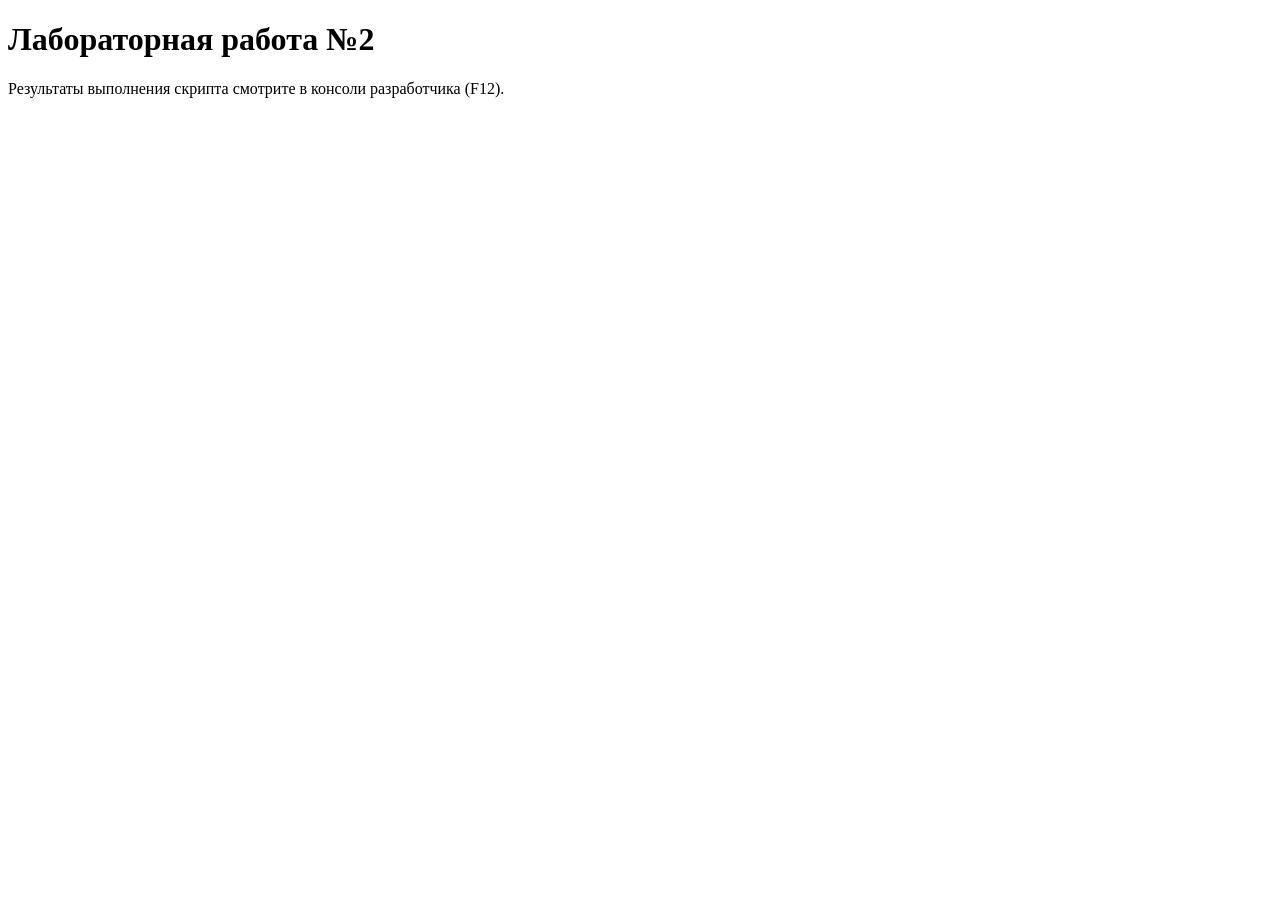
<file: lab2/index.html>
<!DOCTYPE html>
<html lang="en">
<head>
    <meta charset="UTF-8">
    <meta name="viewport" content="width=device-width, initial-scale=1.0">
    <title>Lab 2: Transaction Analysis</title>
    <script src="main.js"></script>
</head>
<body>
    <h1>Лабораторная работа №2</h1>
    <p>Результаты выполнения скрипта смотрите в консоли разработчика (F12).</p>
</body>
</html>
</file>
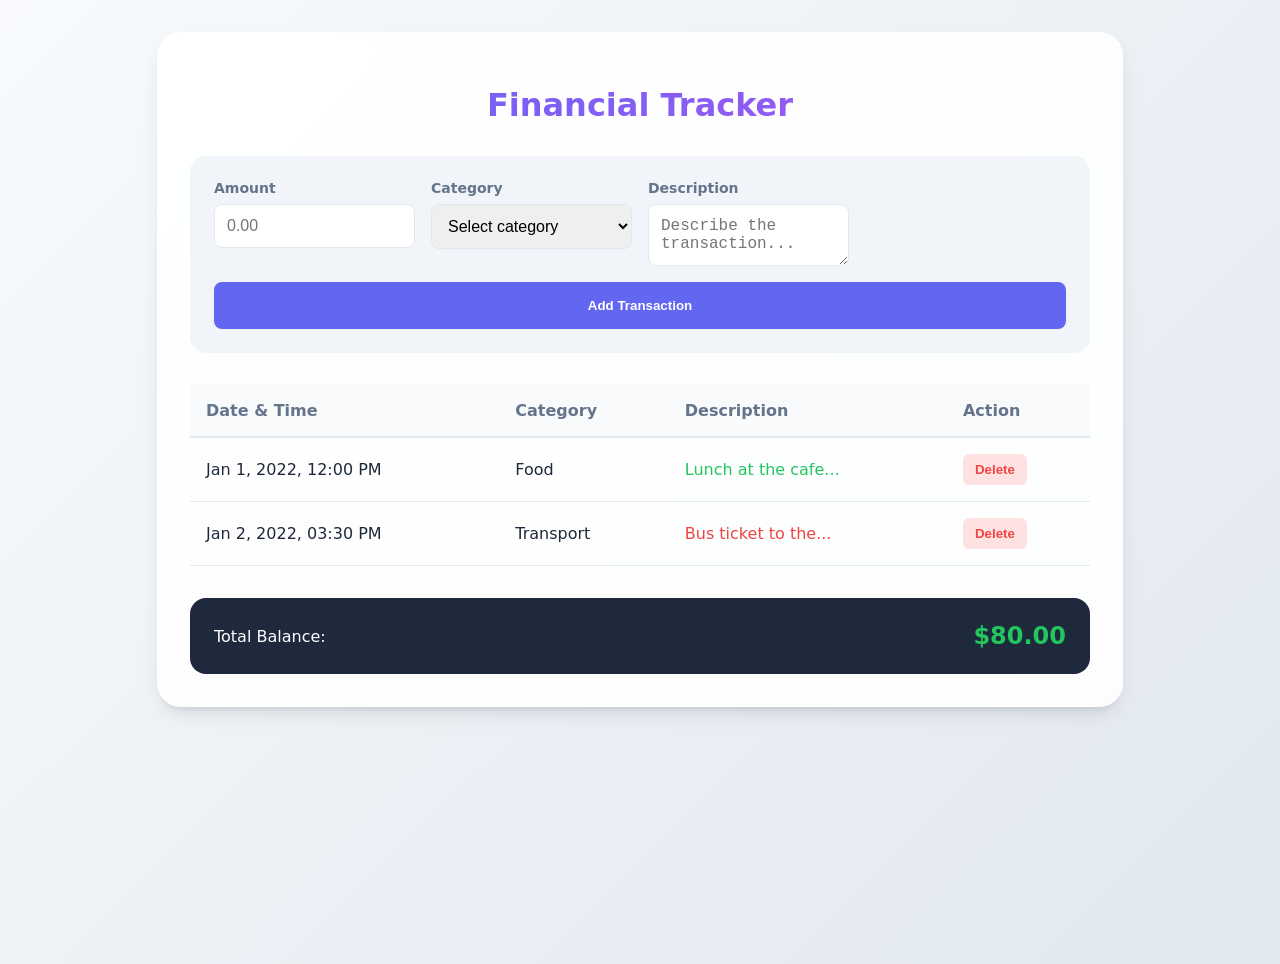
<file: lab5/index.html>
<!DOCTYPE html>
<html lang="en">

<head>
    <meta charset="UTF-8">
    <meta name="viewport" content="width=device-width, initial-scale=1.0">
    <title>Transaction Manager</title>
    <link rel="stylesheet" href="./style.css">
</head>

<body>
    <div class="container">
        <h1>Financial Tracker</h1>

        <form id="transaction-form" class="transaction-form">
            <div class="form-group">
                <label for="amount">Amount</label>
                <input type="number" id="amount" placeholder="0.00" required step="0.01">
            </div>
            <div class="form-group">
                <label for="category">Category</label>
                <select id="category" required>
                    <option value="" disabled selected>Select category</option>
                    <option value="Food">Food</option>
                    <option value="Transport">Transport</option>
                    <option value="Entertainment">Entertainment</option>
                    <option value="Salary">Salary</option>
                    <option value="Shopping">Shopping</option>
                    <option value="Other">Other</option>
                </select>
            </div>
            <div class="form-group">
                <label for="description">Description</label>
                <textarea id="description" placeholder="Describe the transaction..." required></textarea>
            </div>
            <button type="submit" class="btn-add">Add Transaction</button>
        </form>

        <!-- Step 3: Transactions Table -->
        <div class="table-container">
            <table id="transactions-table">
                <thead>
                    <tr>
                        <th>Date & Time</th>
                        <th>Category</th>
                        <th>Description</th>
                        <th>Action</th>
                    </tr>
                </thead>
                <tbody id="transactions-body">
                    <!-- Transactions will be added here -->
                </tbody>
            </table>
        </div>

        <!-- Step 6: Total Amount -->
        <div class="total-section">
            <span>Total Balance:</span>
            <span id="total-amount" class="total-amount">$0.00</span>
        </div>

        <!-- Step 7: Transaction Details -->
        <div id="transaction-details">
            <h3>Transaction Details</h3>
            <p id="details-content">Click on a row to see more information.</p>
        </div>
    </div>

    <script type="module" src="./src/index.js"></script>
</body>

</html>
</file>
<file: lab5/style.css>
:root {
    --primary: #6366f1;
    --primary-hover: #4f46e5;
    --bg-gradient: linear-gradient(135deg, #f8fafc 0%, #e2e8f0 100%);
    --card-bg: rgba(255, 255, 255, 0.9);
    --text-main: #1e293b;
    --text-muted: #64748b;
    --success: #22c55e;
    --danger: #ef4444;
    --border: #e2e8f0;
    --shadow: 0 10px 25px -5px rgba(0, 0, 0, 0.1), 0 8px 10px -6px rgba(0, 0, 0, 0.1);
}

body {
    font-family: 'Inter', system-ui, -apple-system, sans-serif;
    background: var(--bg-gradient);
    color: var(--text-main);
    min-height: 100vh;
    margin: 0;
    padding: 2rem;
    display: flex;
    flex-direction: column;
    align-items: center;
}

.container {
    width: 100%;
    max-width: 900px;
    background: var(--card-bg);
    backdrop-filter: blur(10px);
    padding: 2rem;
    border-radius: 1.5rem;
    box-shadow: var(--shadow);
    border: 1px solid rgba(255, 255, 255, 0.5);
}

h1 {
    font-size: 2rem;
    font-weight: 800;
    margin-bottom: 2rem;
    background: linear-gradient(to right, var(--primary), #a855f7);
    -webkit-background-clip: text;
    -webkit-text-fill-color: transparent;
    text-align: center;
}

/* Form Styling */
.transaction-form {
    display: grid;
    grid-template-columns: repeat(auto-fit, minmax(200px, 1fr));
    gap: 1rem;
    margin-bottom: 2rem;
    padding: 1.5rem;
    background: #f1f5f9;
    border-radius: 1rem;
}

.form-group {
    display: flex;
    flex-direction: column;
    gap: 0.5rem;
}

.form-group label {
    font-size: 0.875rem;
    font-weight: 600;
    color: var(--text-muted);
}

input, select, textarea {
    padding: 0.75rem;
    border: 1px solid var(--border);
    border-radius: 0.5rem;
    font-size: 1rem;
    transition: all 0.2s;
}

input:focus, select:focus {
    outline: none;
    border-color: var(--primary);
    box-shadow: 0 0 0 3px rgba(99, 102, 241, 0.2);
}

.btn-add {
    grid-column: 1 / -1;
    background: var(--primary);
    color: white;
    border: none;
    padding: 1rem;
    border-radius: 0.5rem;
    font-weight: 600;
    cursor: pointer;
    transition: background 0.2s, transform 0.1s;
}

.btn-add:hover {
    background: var(--primary-hover);
}

.btn-add:active {
    transform: scale(0.98);
}

/* Table Styling */
.table-container {
    overflow-x: auto;
    margin-bottom: 2rem;
}

table {
    width: 100%;
    border-collapse: separate;
    border-spacing: 0;
}

th {
    background: #f8fafc;
    padding: 1rem;
    text-align: left;
    font-weight: 600;
    color: var(--text-muted);
    border-bottom: 2px solid var(--border);
}

td {
    padding: 1rem;
    border-bottom: 1px solid var(--border);
    transition: background 0.2s;
}

tr:hover td {
    background: rgba(99, 102, 241, 0.05);
    cursor: pointer;
}

.row-positive { color: var(--success); font-weight: 500; }
.row-negative { color: var(--danger); font-weight: 500; }

.btn-delete {
    background: #fee2e2;
    color: var(--danger);
    border: none;
    padding: 0.5rem 0.75rem;
    border-radius: 0.4rem;
    font-weight: 600;
    cursor: pointer;
    transition: all 0.2s;
}

.btn-delete:hover {
    background: var(--danger);
    color: white;
}

/* Total Section */
.total-section {
    display: flex;
    justify-content: space-between;
    align-items: center;
    padding: 1.5rem;
    background: var(--text-main);
    color: white;
    border-radius: 1rem;
    margin-top: 1rem;
}

.total-amount {
    font-size: 1.5rem;
    font-weight: 800;
}

/* Detail Section */
#transaction-details {
    margin-top: 2rem;
    padding: 1.5rem;
    background: #fff;
    border-left: 4px solid var(--primary);
    border-radius: 0.5rem;
    display: none;
    animation: fadeIn 0.3s ease-out;
}

@keyframes fadeIn {
    from { opacity: 0; transform: translateY(10px); }
    to { opacity: 1; transform: translateY(0); }
}

.hidden {
    display: none !important;
}
</file>
